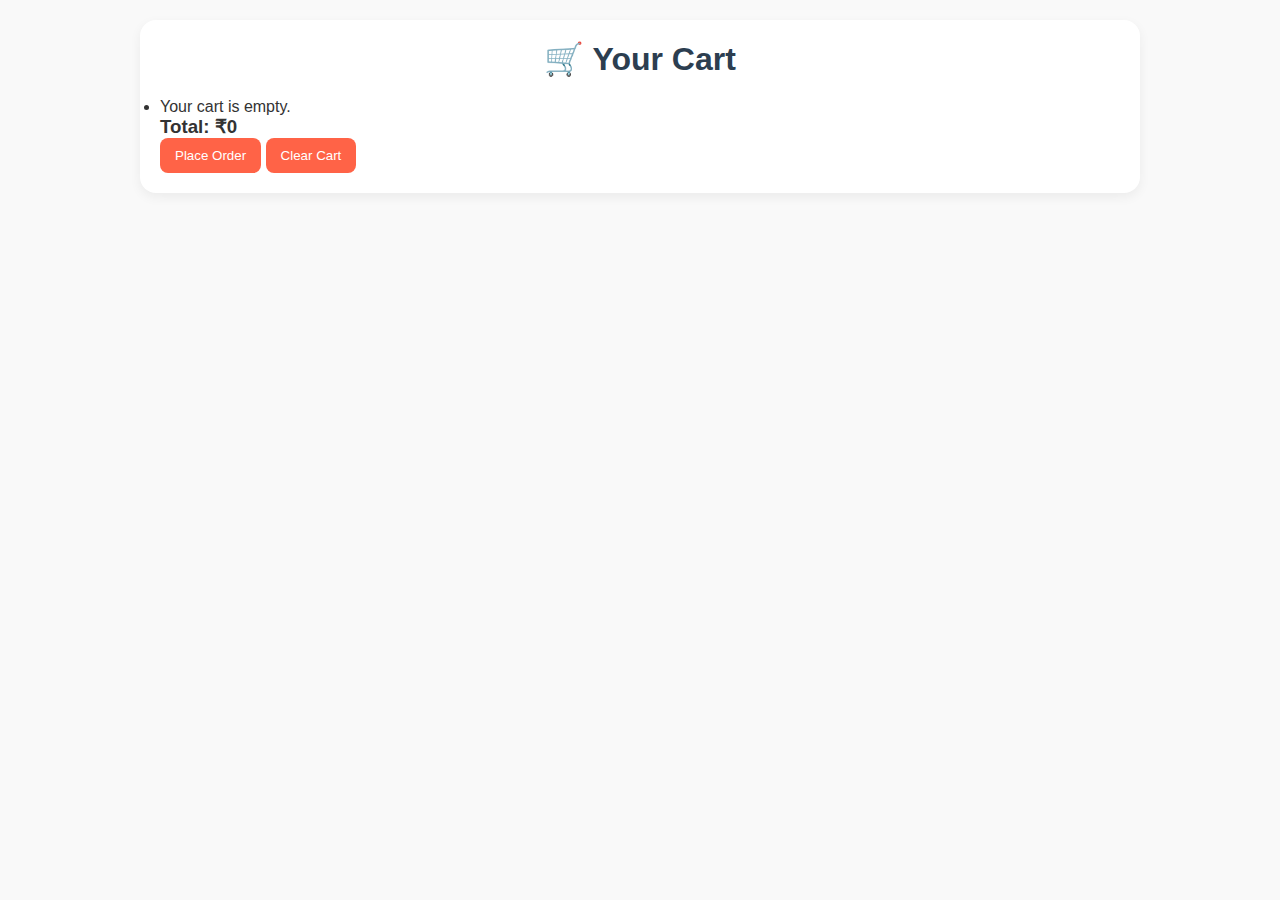
<file: cart.html>
<!DOCTYPE html>
<html lang="en">
<head>
  <meta charset="UTF-8" />
  <meta name="viewport" content="width=device-width, initial-scale=1.0"/>
  <title>Cart</title>
  <link rel="stylesheet" href="css/style.css" />
</head>
<body>
  <div class="container">
    <h1>🛒 Your Cart</h1>
    <ul id="cartItems"></ul>
    <h3 id="total">Total: ₹0</h3>

    <button id="placeOrder" disabled>Place Order</button>
    <button id="clearCart">Clear Cart</button>
  </div>

  <script>
    const list = document.getElementById('cartItems');
    const totalDisplay = document.getElementById('total');
    const clearButton = document.getElementById('clearCart');
    const placeOrderButton = document.getElementById('placeOrder');

    let cartItems = JSON.parse(localStorage.getItem('cart')) || [];
    let total = 0;

    function renderCart() {
      list.innerHTML = '';
      total = 0;

      if (cartItems.length === 0) {
        list.innerHTML = '<li>Your cart is empty.</li>';
        totalDisplay.textContent = 'Total: ₹0';
        placeOrderButton.disabled = true;
        return;
      }

      cartItems.forEach((item) => {
        const li = document.createElement('li');
        li.textContent = `${item.name} - ₹${item.price}`;
        list.appendChild(li);
        total += item.price;
      });

      totalDisplay.textContent = `Total: ₹${total}`;
      placeOrderButton.disabled = false;
    }

    clearButton.addEventListener('click', () => {
      localStorage.removeItem('cart');
      cartItems = [];
      renderCart();
    });

    placeOrderButton.addEventListener('click', () => {
      localStorage.removeItem('cart');
      cartItems = [];
      renderCart();
      window.location.href = "order-tracking.html";
    });

    renderCart();
  </script>
</body>
</html>
</file>
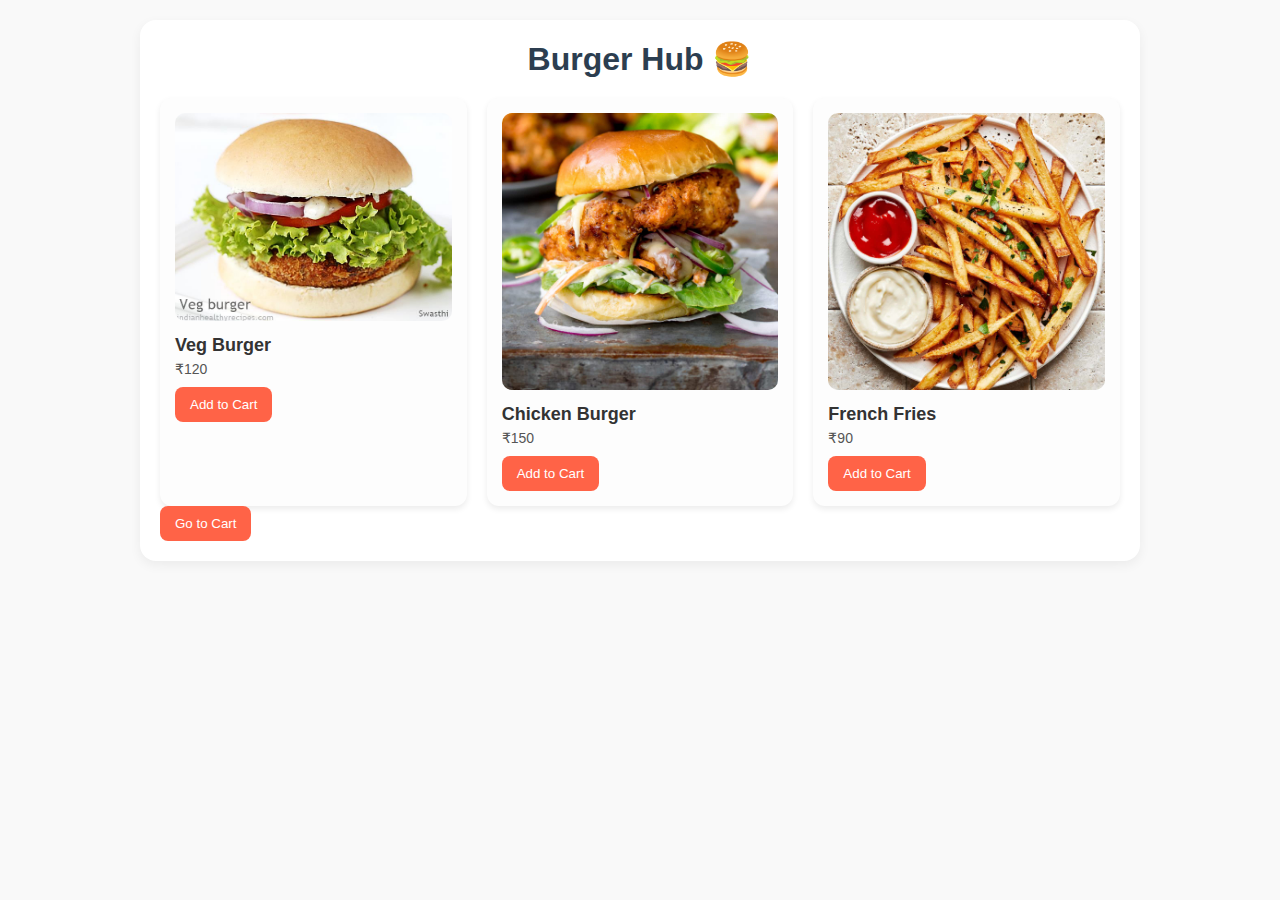
<file: menu-burger.html>
<!DOCTYPE html>
<html lang="en">
<head>
  <meta charset="UTF-8" />
  <title>Burger Hub 🍔</title>
  <meta name="viewport" content="width=device-width, initial-scale=1.0" />
  <link rel="stylesheet" href="css/style.css" />
</head>
<body>

  <div class="container">
    <h1>Burger Hub 🍔</h1>

    <div class="card">
      <div class="item">
        <img src="assets/images/veg-burger.jpg" alt="Veg Burger" />
        <h3>Veg Burger</h3>
        <p>₹120</p>
        <button onclick="addToCart('Veg Burger', 120)">Add to Cart</button>
      </div>

      <div class="item">
        <img src="assets/images/chicken-burger.jpg" alt="Chicken Burger" />
        <h3>Chicken Burger</h3>
        <p>₹150</p>
        <button onclick="addToCart('Chicken Burger', 150)">Add to Cart</button>
      </div>

      <div class="item">
        <img src="assets/images/french-fries.jpg" alt="French Fries" />
        <h3>French Fries</h3>
        <p>₹90</p>
        <button onclick="addToCart('French Fries', 90)">Add to Cart</button>
      </div>
    </div>

    <a href="cart.html"><button>Go to Cart</button></a>
  </div>

 <script src="js/script.js"></script>

  
</body>
</html>
</file>
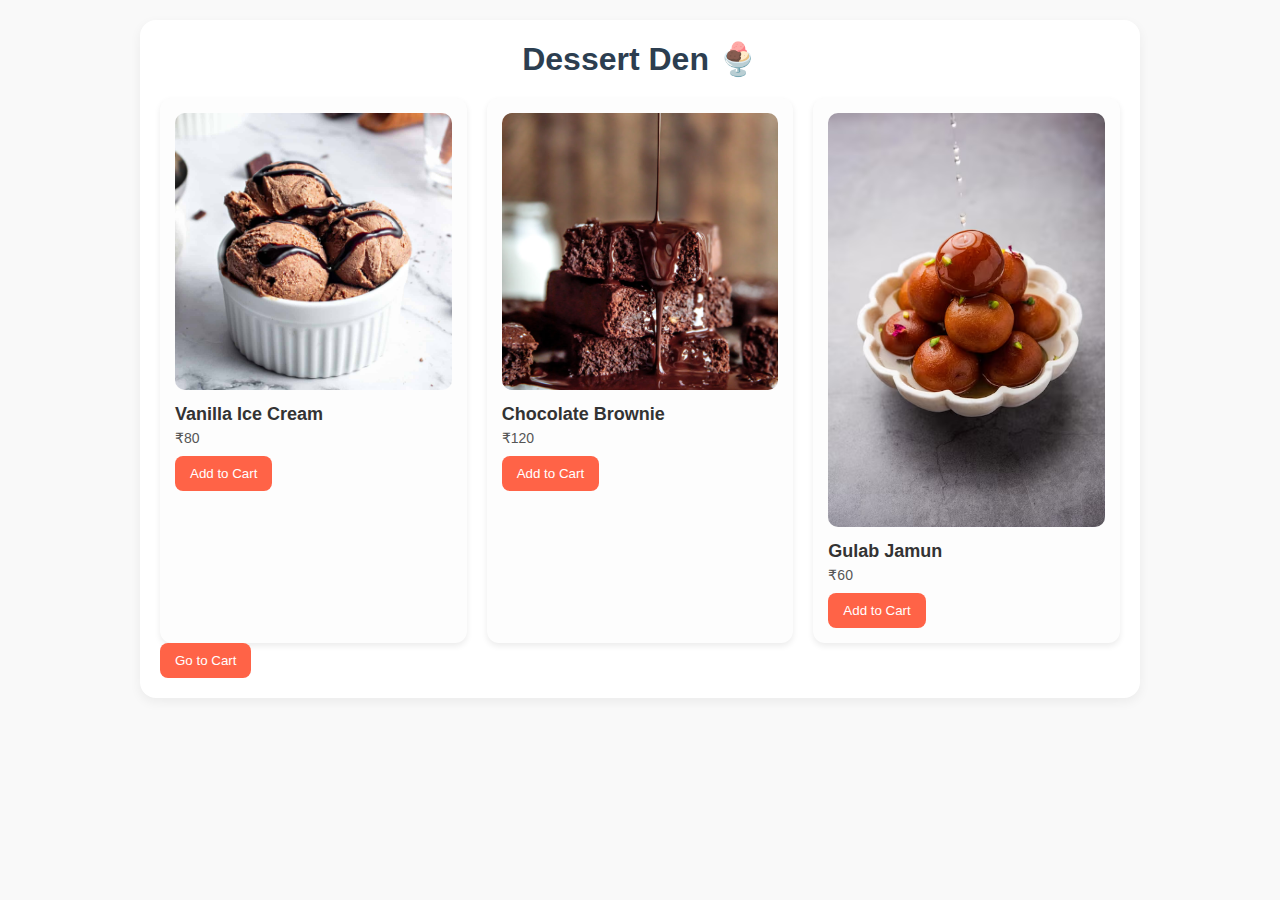
<file: menu-dessert.html>
<!DOCTYPE html>
<html lang="en">
<head>
  <meta charset="UTF-8" />
  <title>Dessert Den 🍨</title>
  <meta name="viewport" content="width=device-width, initial-scale=1.0" />
  <link rel="stylesheet" href="css/style.css" />
</head>
<body>

  <div class="container">
    <h1>Dessert Den 🍨</h1>

    <div class="card">
      <div class="item">
        <img src="assets/images/icecream.jpg" alt="Vanilla Ice Cream" />
        <h3>Vanilla Ice Cream</h3>
        <p>₹80</p>
        <button onclick="addToCart('Vanilla Ice Cream', 80)">Add to Cart</button>
      </div>

      <div class="item">
        <img src="assets/images/brownie.jpg" alt="Chocolate Brownie" />
        <h3>Chocolate Brownie</h3>
        <p>₹120</p>
        <button onclick="addToCart('Chocolate Brownie', 120)">Add to Cart</button>
      </div>

      <div class="item">
        <img src="assets/images/gulab-jamun.jpg" alt="Gulab Jamun" />
        <h3>Gulab Jamun</h3>
        <p>₹60</p>
        <button onclick="addToCart('Gulab Jamun', 60)">Add to Cart</button>
      </div>
    </div>

    <a href="cart.html"><button>Go to Cart</button></a>
  </div>

  
  <script src="js/script.js"></script>

</body>
</html>
</file>
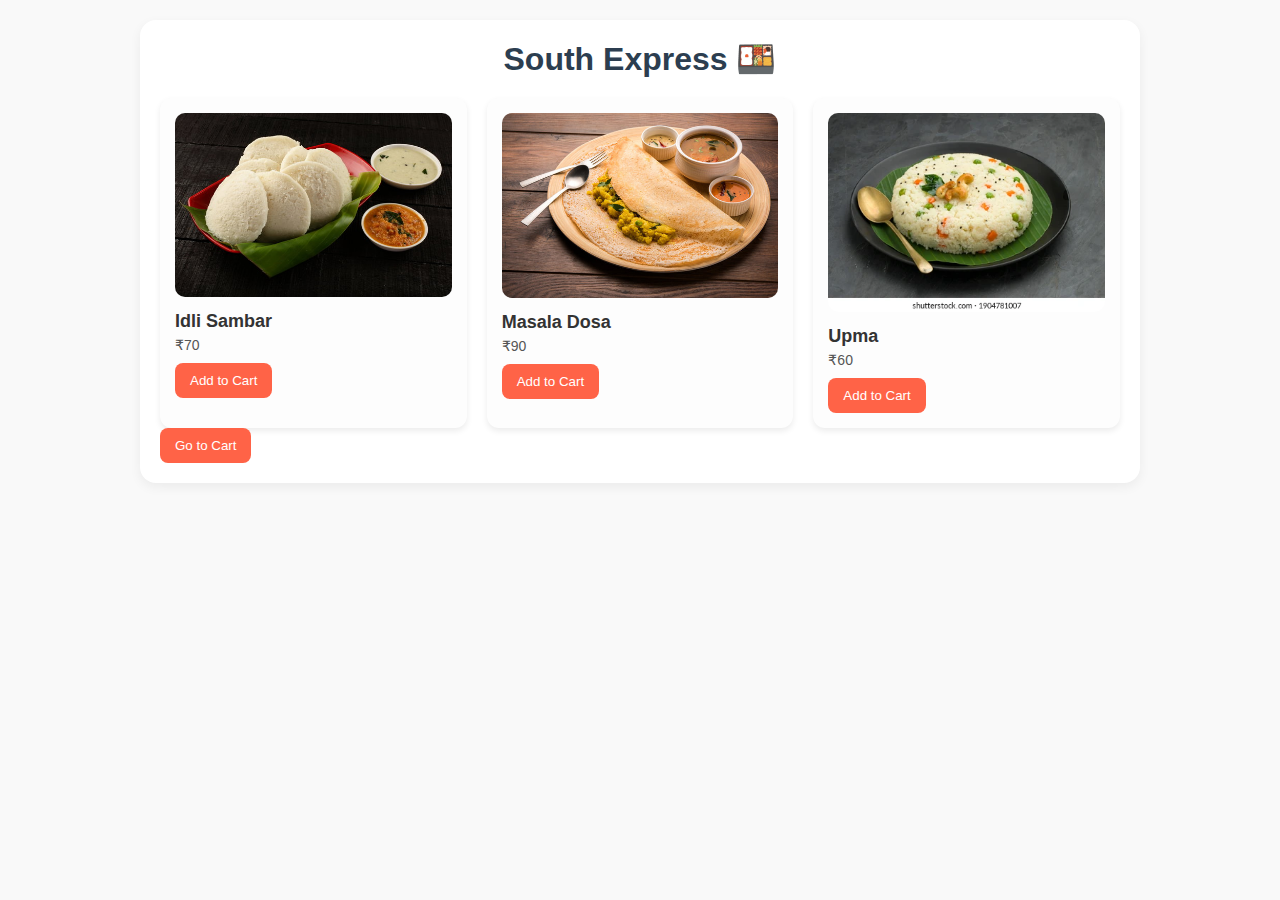
<file: menu-south.html>
<!DOCTYPE html>
<html lang="en">
<head>
  <meta charset="UTF-8" />
  <title>South Express 🍱</title>
  <meta name="viewport" content="width=device-width, initial-scale=1.0" />
  <link rel="stylesheet" href="css/style.css" />
</head>
<body>

  <div class="container">
    <h1>South Express 🍱</h1>

    <div class="card">
      <div class="item">
        <img src="assets/images/idli.jpg" alt="Idli Sambar" />
        <h3>Idli Sambar</h3>
        <p>₹70</p>
        <button onclick="addToCart('Idli Sambar', 70)">Add to Cart</button>
      </div>

      <div class="item">
        <img src="assets/images/dosa.jpg" alt="Masala Dosa" />
        <h3>Masala Dosa</h3>
        <p>₹90</p>
        <button onclick="addToCart('Masala Dosa', 90)">Add to Cart</button>
      </div>

      <div class="item">
        <img src="assets/images/upma.jpg" alt="Upma" />
        <h3>Upma</h3>
        <p>₹60</p>
        <button onclick="addToCart('Upma', 60)">Add to Cart</button>
      </div>
    </div>

    <a href="cart.html"><button>Go to Cart</button></a>
  </div>

 
  <script src="js/script.js"></script>

</body>
</html>
</file>
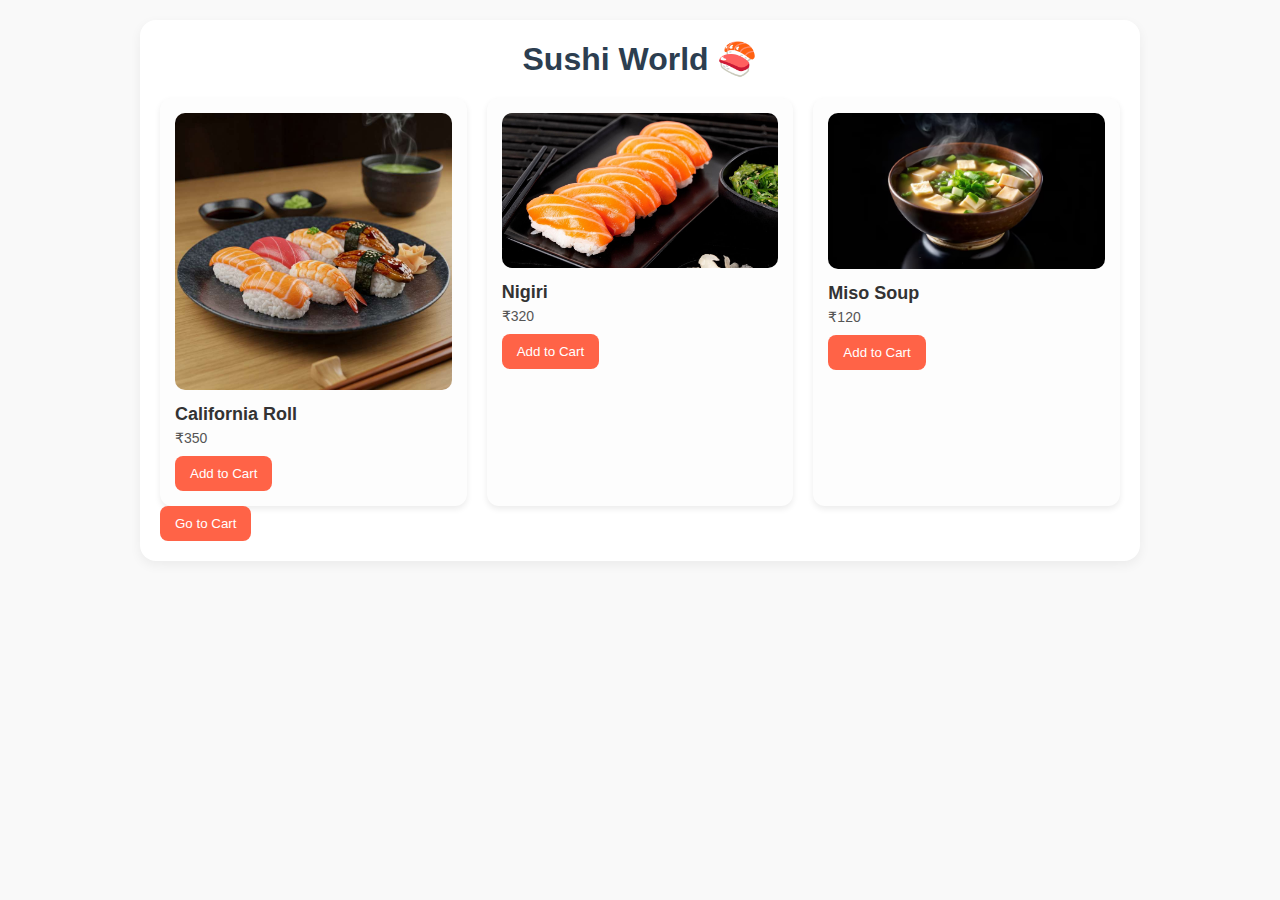
<file: menu-sushi.html>
<!DOCTYPE html>
<html lang="en">
<head>
  <meta charset="UTF-8" />
  <title>Sushi World 🍣</title>
  <meta name="viewport" content="width=device-width, initial-scale=1.0" />
  <link rel="stylesheet" href="css/style.css" />
</head>
<body>

  <div class="container">
    <h1>Sushi World 🍣</h1>

    <div class="card">
      <div class="item">
        <img src="assets/images/sushi.jpg" alt="California Roll" />
        <h3>California Roll</h3>
        <p>₹350</p>
        <button onclick="addToCart('California Roll', 350)">Add to Cart</button>
      </div>

      <div class="item">
        <img src="assets/images/nigiri.jpg" alt="Nigiri" />
        <h3>Nigiri</h3>
        <p>₹320</p>
        <button onclick="addToCart('Nigiri', 320)">Add to Cart</button>
      </div>

      <div class="item">
        <img src="assets/images/miso.jpg" alt="Miso Soup" />
        <h3>Miso Soup</h3>
        <p>₹120</p>
        <button onclick="addToCart('Miso Soup', 120)">Add to Cart</button>
      </div>
    </div>

    <a href="cart.html"><button>Go to Cart</button></a>
  </div>

  
  <script src="js/script.js"></script>

</body>
</html>
</file>
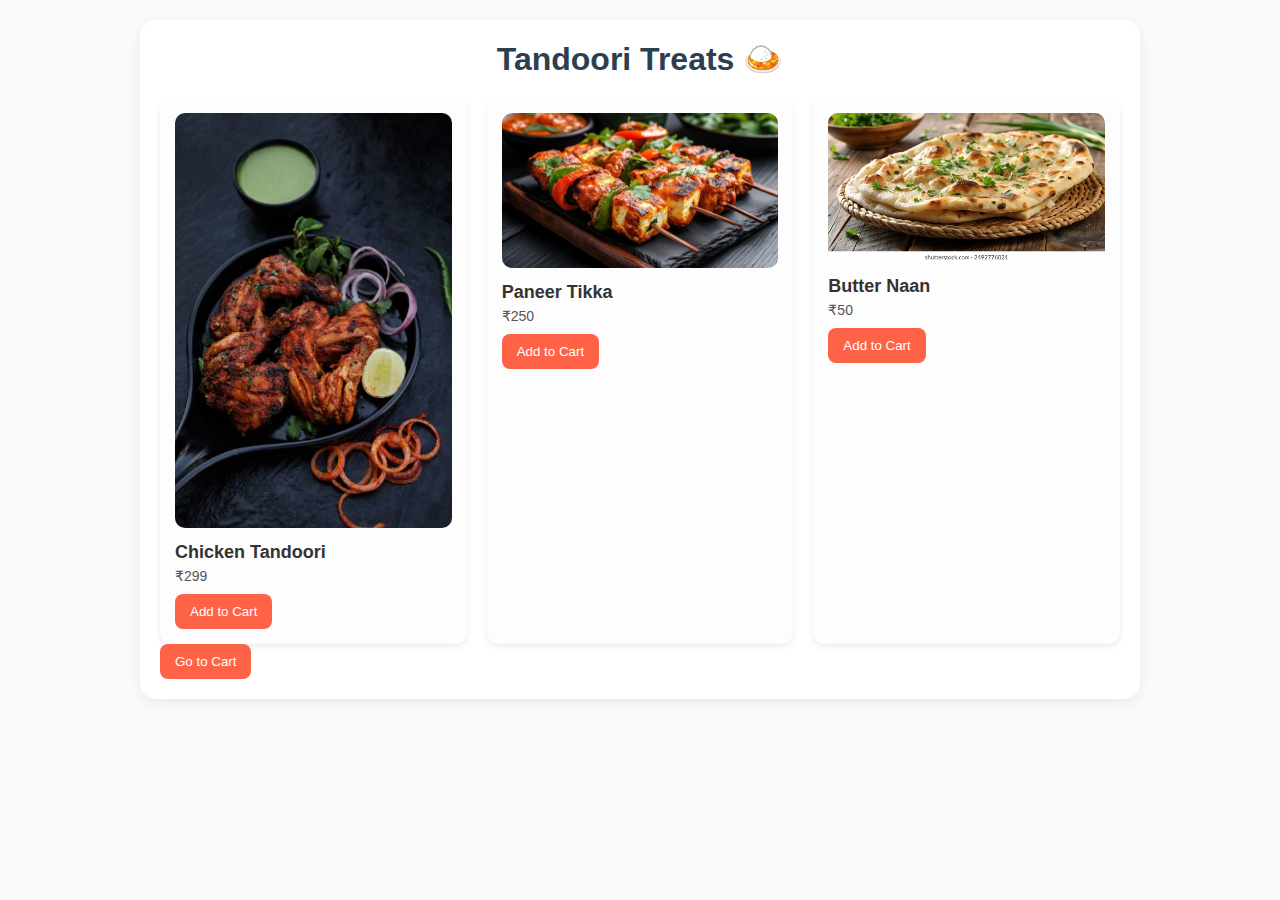
<file: menu-tandoori.html>
<!DOCTYPE html>
<html lang="en">
<head>
  <meta charset="UTF-8" />
  <title>Tandoori Treats 🍛</title>
  <meta name="viewport" content="width=device-width, initial-scale=1.0" />
  <link rel="stylesheet" href="css/style.css" />
</head>
<body>

  <div class="container">
    <h1>Tandoori Treats 🍛</h1>

    <div class="card">
      <div class="item">
        <img src="assets/images/chicken-tandoori.jpg" alt="Chicken Tandoori" />
        <h3>Chicken Tandoori</h3>
        <p>₹299</p>
        <button onclick="addToCart('Chicken Tandoori', 299)">Add to Cart</button>
      </div>

      <div class="item">
        <img src="assets/images/paneer-tikka.jpg" alt="Paneer Tikka" />
        <h3>Paneer Tikka</h3>
        <p>₹250</p>
        <button onclick="addToCart('Paneer Tikka', 250)">Add to Cart</button>
      </div>

      <div class="item">
        <img src="assets/images/naan.jpg" alt="Butter Naan" />
        <h3>Butter Naan</h3>
        <p>₹50</p>
        <button onclick="addToCart('Butter Naan', 50)">Add to Cart</button>
      </div>
    </div>

    <a href="cart.html"><button>Go to Cart</button></a>
  </div>

  
  <script src="js/script.js"></script>

</body>
</html>
</file>
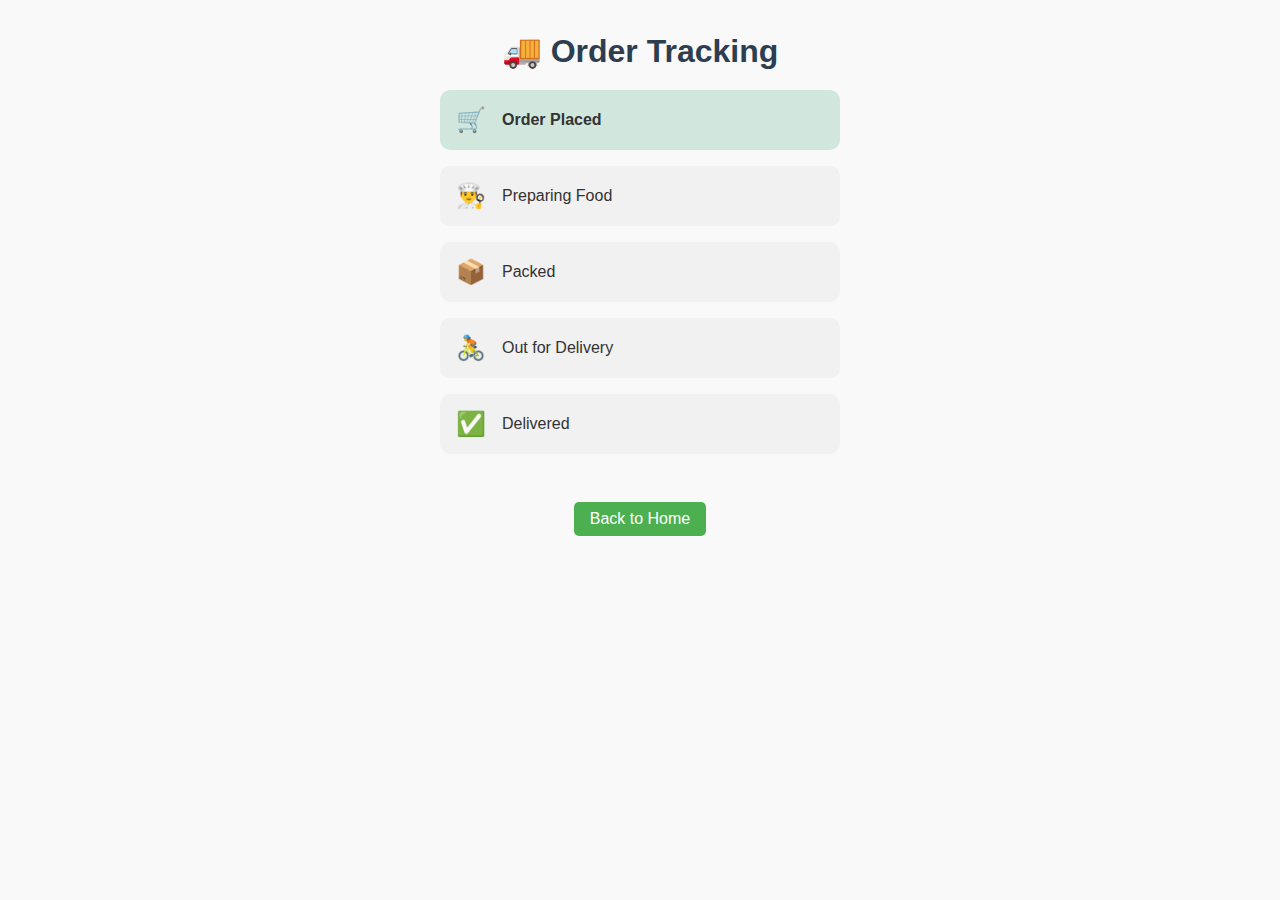
<file: order-tracking.html>
<!DOCTYPE html>
<html lang="en">
<head>
  <meta charset="UTF-8" />
  <meta name="viewport" content="width=device-width, initial-scale=1.0"/>
  <title>Order Tracking</title>
  <link rel="stylesheet" href="css/style.css" />
  <style>
    body {
      font-family: Arial, sans-serif;
      text-align: center;
      padding: 2rem;
    }

    .tracking-step {
      margin: 1rem auto;
      padding: 1rem;
      width: 80%;
      max-width: 400px;
      border-radius: 10px;
      background-color: #f1f1f1;
      display: flex;
      align-items: center;
      justify-content: flex-start;
      transition: background-color 0.5s ease;
    }

    .tracking-step.active {
      background-color: #d1e7dd;
      font-weight: bold;
    }

    .step-icon {
      margin-right: 1rem;
      font-size: 1.5rem;
    }

    button {
      margin-top: 2rem;
      padding: 0.5rem 1rem;
      font-size: 16px;
      border: none;
      background-color: #4caf50;
      color: white;
      border-radius: 5px;
      cursor: pointer;
    }

    button:hover {
      background-color: #45a049;
    }
  </style>
</head>
<body>
  <h1>🚚 Order Tracking</h1>

  <div class="tracking-step active"><span class="step-icon">🛒</span> Order Placed</div>
  <div class="tracking-step"><span class="step-icon">👨‍🍳</span> Preparing Food</div>
  <div class="tracking-step"><span class="step-icon">📦</span> Packed</div>
  <div class="tracking-step"><span class="step-icon">🚴</span> Out for Delivery</div>
  <div class="tracking-step"><span class="step-icon">✅</span> Delivered</div>

  <a href="index.html"><button>Back to Home</button></a>

  <script>
    const steps = document.querySelectorAll(".tracking-step");
    let current = 0;

    function nextStep() {
      if (current < steps.length - 1) {
        steps[current].classList.remove("active");
        current++;
        steps[current].classList.add("active");
      } else {
        clearInterval(interval);
      }
    }

    const interval = setInterval(nextStep, 2000); // change step every 2 seconds
  </script>
</body>
</html>
</file>
<file: css/style.css>
/* Reset & Fonts */
* {
  margin: 0;
  padding: 0;
  box-sizing: border-box;
  font-family: 'Segoe UI', sans-serif;
}
body {
  background: #f9f9f9;
  color: #333;
  padding: 20px;
}

/* General Containers */
.container {
  max-width: 1000px;
  margin: auto;
  padding: 20px;
  background: #fff;
  border-radius: 16px;
  box-shadow: 0 4px 12px rgba(0, 0, 0, 0.06);
}

/* Header */
h1, h2 {
  text-align: center;
  margin-bottom: 20px;
  color: #2c3e50;
}

/* Restaurant & Menu Cards */
.card {
  display: flex;
  flex-wrap: wrap;
  gap: 20px;
  justify-content: space-around;
}
.item {
  flex: 1 1 200px;
  background: #fdfdfd;
  padding: 15px;
  border-radius: 12px;
  box-shadow: 0 3px 6px rgba(0, 0, 0, 0.08);
  transition: transform 0.3s ease;
}
.item:hover {
  transform: translateY(-5px);
}
.item img {
  width: 100%;
  border-radius: 10px;
  margin-bottom: 10px;
}
.item h3 {
  margin-bottom: 5px;
  font-size: 18px;
  color: #333;
}
.item p {
  margin-bottom: 10px;
  font-size: 14px;
  color: #555;
}

/* Buttons */
button {
  padding: 10px 15px;
  border: none;
  background: #ff6347;
  color: white;
  border-radius: 8px;
  cursor: pointer;
  transition: background 0.3s ease;
}
button:hover {
  background: #e5533d;
}

/* Cart Styling */
.cart-item {
  display: flex;
  justify-content: space-between;
  margin-bottom: 12px;
  padding: 10px;
  background: #f1f1f1;
  border-radius: 10px;
}
.cart-total {
  font-size: 18px;
  font-weight: bold;
  text-align: right;
  margin-top: 10px;
}

/* Order Tracking */
.status {
  display: flex;
  justify-content: space-between;
  margin-top: 30px;
}
.step {
  flex: 1;
  text-align: center;
  position: relative;
}
.step::before {
  content: '';
  position: absolute;
  height: 4px;
  background: #ccc;
  width: 100%;
  top: 15px;
  left: 50%;
  transform: translateX(-50%);
  z-index: -1;
}
.step.completed::before {
  background: #2ecc71;
}
.step i {
  font-size: 24px;
  background: #ccc;
  padding: 10px;
  border-radius: 50%;
  margin-bottom: 8px;
  color: white;
  transition: background 0.5s;
}
.step.completed i {
  background: #2ecc71;
}

/* Responsive */
@media (max-width: 768px) {
  .card {
    flex-direction: column;
    gap: 16px;
  }
  .cart-item {
    flex-direction: column;
    gap: 4px;
  }
  .status {
    flex-direction: column;
    align-items: center;
    gap: 20px;
  }
}
</file>
